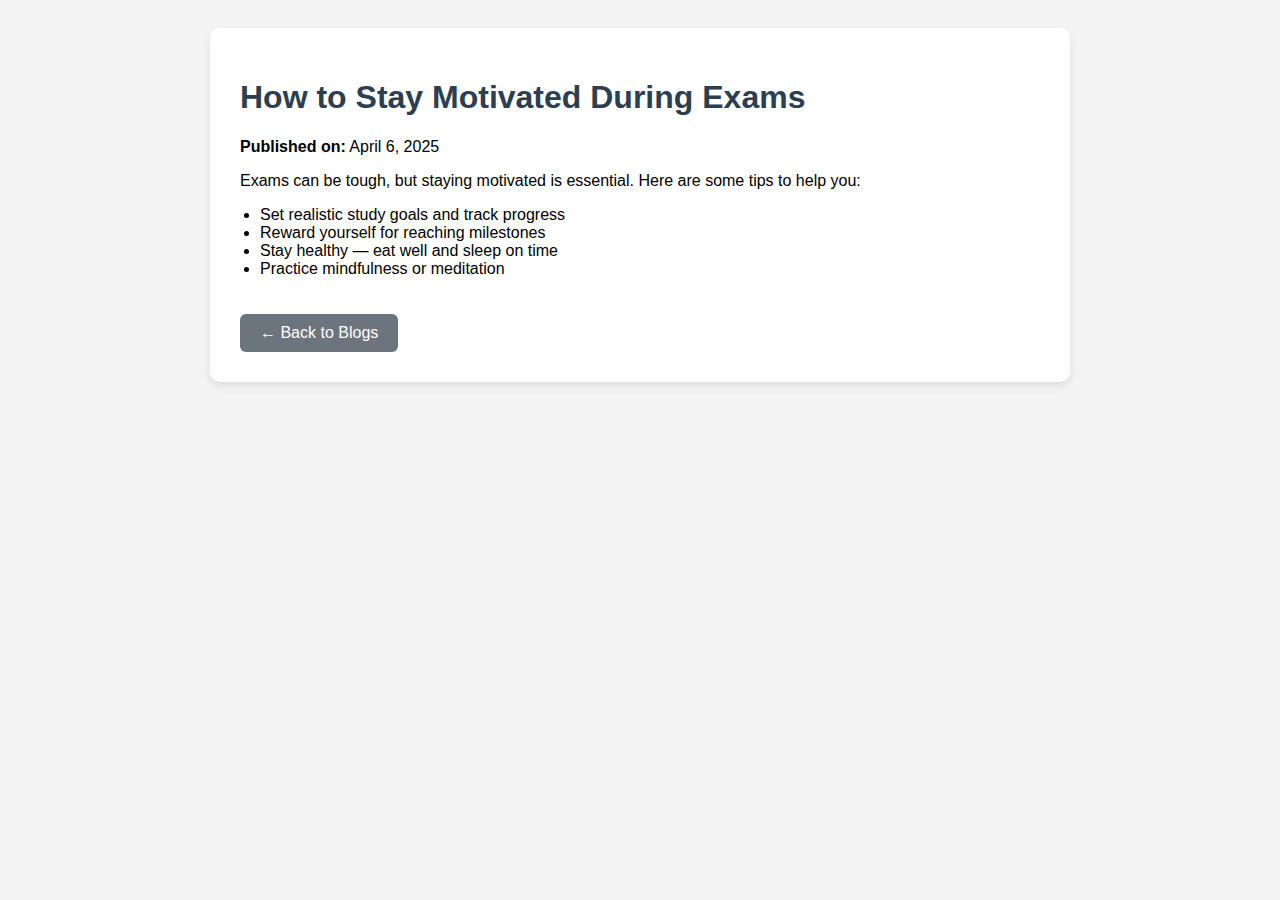
<file: assets/blog1.html>
<!DOCTYPE html>
<html lang="en">
<head>
  <meta charset="UTF-8">
  <meta name="viewport" content="width=device-width, initial-scale=1.0">
  <title>How to Stay Motivated During Exams</title>
  <style>
    body {
      font-family: Arial, sans-serif;
      background: #f4f4f4;
      padding: 20px;
    }

    .container {
      max-width: 800px;
      margin: auto;
      background: white;
      padding: 30px;
      border-radius: 10px;
      box-shadow: 0 4px 10px rgba(0,0,0,0.1);
    }

    h1 {
      color: #2c3e50;
    }

    ul {
      padding-left: 20px;
    }

    .back-btn {
      display: inline-block;
      margin-top: 20px;
      background: #6c757d;
      color: white;
      padding: 10px 20px;
      text-decoration: none;
      border-radius: 6px;
    }

    .back-btn:hover {
      background: #5a6268;
    }
  </style>
</head>
<body>
  <div class="container">
    <h1>How to Stay Motivated During Exams</h1>
    <p><strong>Published on:</strong> April 6, 2025</p>

    <p>Exams can be tough, but staying motivated is essential. Here are some tips to help you:</p>
    <ul>
      <li>Set realistic study goals and track progress</li>
      <li>Reward yourself for reaching milestones</li>
      <li>Stay healthy — eat well and sleep on time</li>
      <li>Practice mindfulness or meditation</li>
    </ul>

    <a class="back-btn" href="blogs.html">← Back to Blogs</a>
  </div>
</body>
</html>
</file>
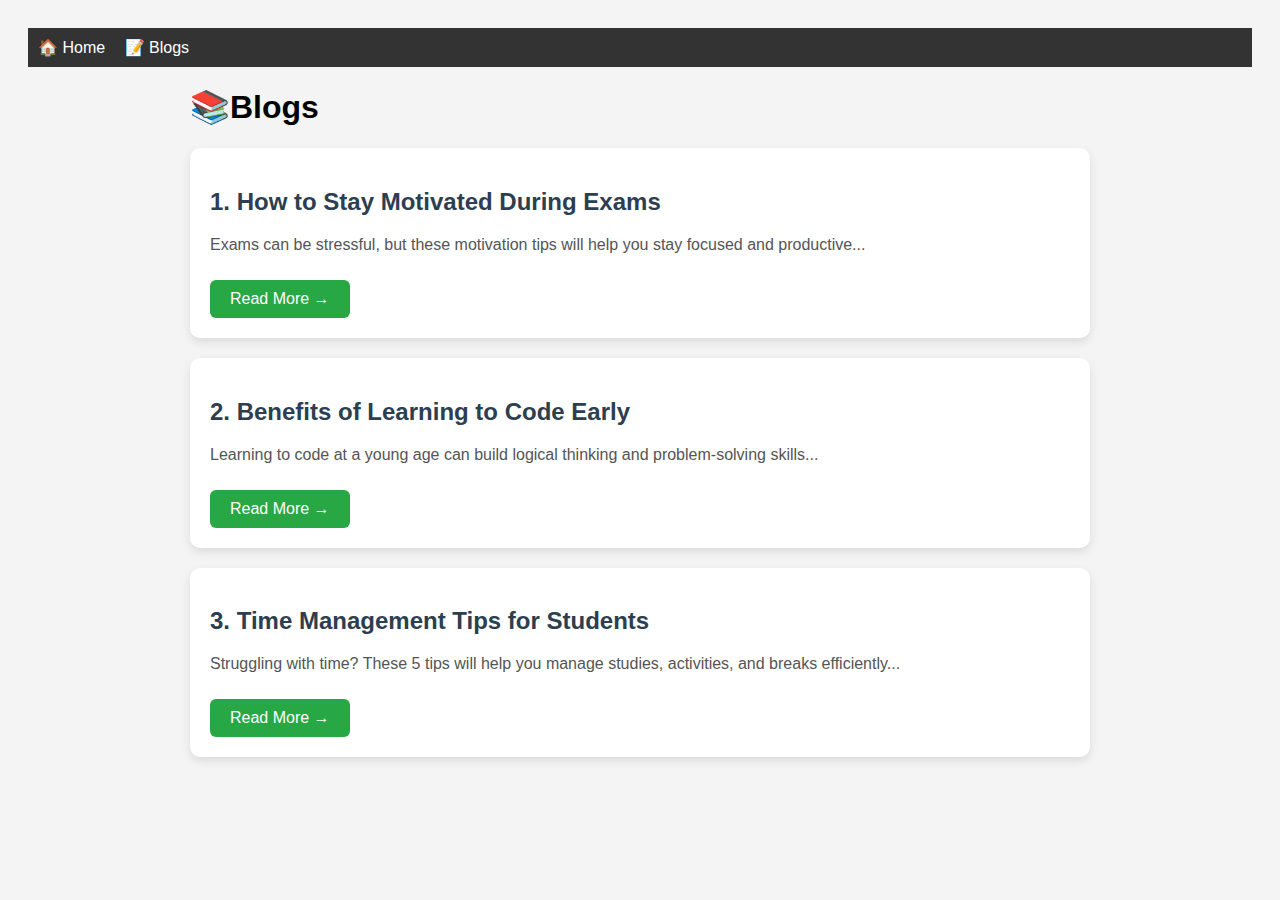
<file: assets/blogs.html>
<!DOCTYPE html>
<html lang="en">
<head>
  <meta charset="UTF-8" />
  <meta name="viewport" content="width=device-width, initial-scale=1.0"/>
  <title>Blogs - ReeshEdTech</title>
  <style>
    body {
      font-family: Arial, sans-serif;
      background: #f4f4f4;
      padding: 20px;
    }

    .container {
      max-width: 900px;
      margin: auto;
    }

    .blog-card {
      background: white;
      padding: 20px;
      margin-bottom: 20px;
      border-radius: 10px;
      box-shadow: 0 4px 10px rgba(0,0,0,0.1);
    }

    .blog-card h2 {
      color: #2c3e50;
    }

    .blog-card p {
      color: #555;
    }

    .read-more {
      background-color: #28a745;
      color: white;
      padding: 10px 20px;
      text-decoration: none;
      border-radius: 6px;
      display: inline-block;
      margin-top: 10px;
    }

    .read-more:hover {
      background-color: #218838;
    }
  </style>
</head>
<body>
    <nav style="background: #333; padding: 10px;">
        <a href="/index.html" style="color: white; margin-right: 15px; text-decoration: none;">🏠 Home</a>
        <a href="/assets/blogs.html" style="color: white; text-decoration: none;">📝 Blogs</a>
      </nav>
  <div class="container">
    <h1>📚Blogs</h1>

    <div class="blog-card">
      <h2>1. How to Stay Motivated During Exams</h2>
      <p>Exams can be stressful, but these motivation tips will help you stay focused and productive...</p>
      <a class="read-more" href="blog1.html">Read More →</a>
    </div>

    <div class="blog-card">
      <h2>2. Benefits of Learning to Code Early</h2>
      <p>Learning to code at a young age can build logical thinking and problem-solving skills...</p>
      <a class="read-more" href="blog2.html">Read More →</a>
    </div>

    <div class="blog-card">
      <h2>3. Time Management Tips for Students</h2>
      <p>Struggling with time? These 5 tips will help you manage studies, activities, and breaks efficiently...</p>
      <a class="read-more" href="blog3.html">Read More →</a>
    </div>
   
  </div>
</body>
</html>
</file>
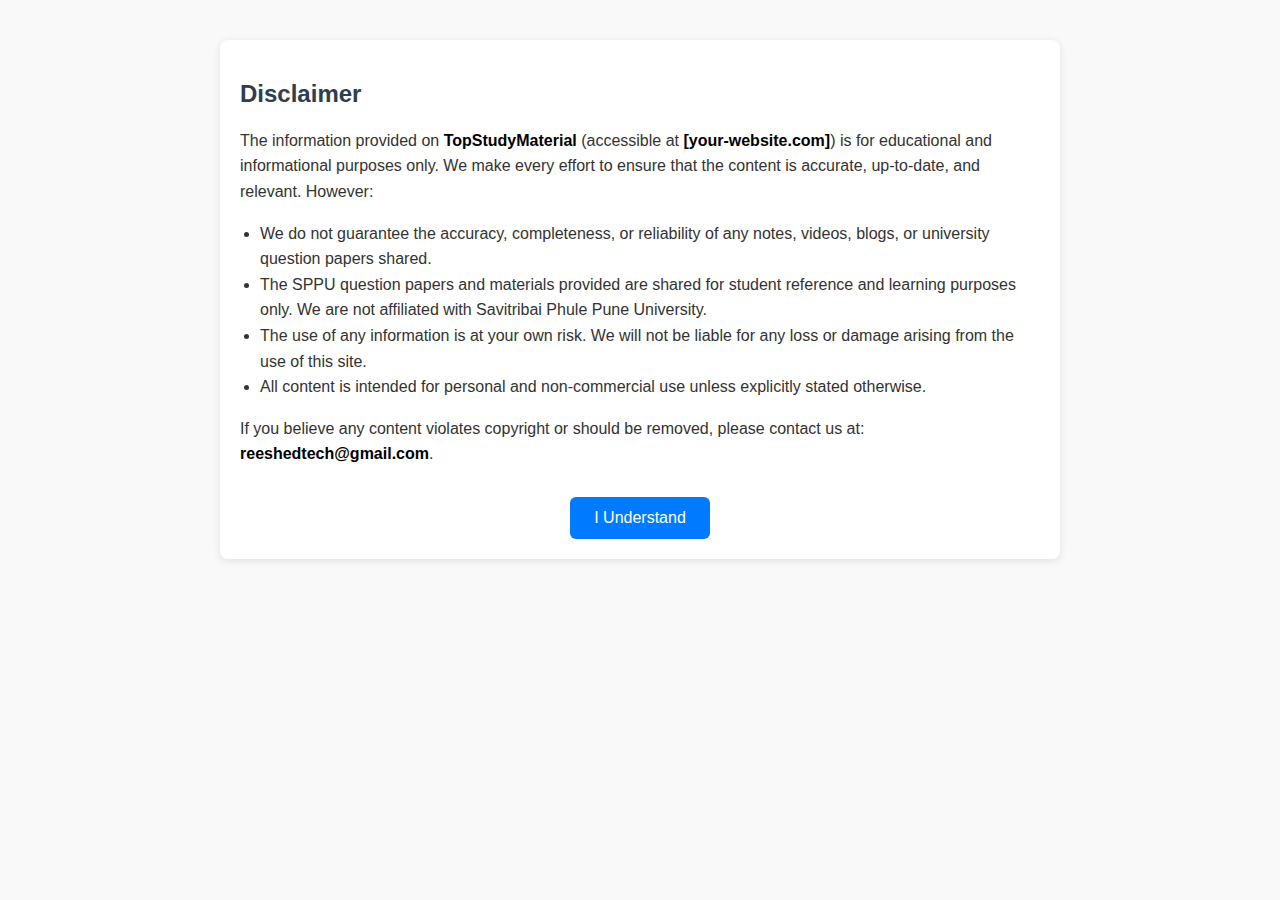
<file: assets/disclaimer.html>
<!DOCTYPE html>
<html lang="en">
<head>
  <meta charset="UTF-8" />
  <meta name="viewport" content="width=device-width, initial-scale=1.0"/>
  <title>Disclaimer - TopStudyMaterial</title>
  <style>
    body {
      font-family: Arial, sans-serif;
      margin: 40px;
      background-color: #f9f9f9;
      color: #333;
    }
    h2 {
      color: #2c3e50;
    }
    p, ul {
      line-height: 1.6;
    }
    ul {
      padding-left: 20px;
    }
    strong {
      color: #000;
    }
    .container {
      max-width: 800px;
      margin: auto;
      padding: 20px;
      background: #fff;
      border-radius: 8px;
      box-shadow: 0 2px 8px rgba(0, 0, 0, 0.1);
    }
    .button-wrapper {
      text-align: center;
      margin-top: 30px;
    }
    .back-btn {
      padding: 12px 24px;
      background-color: #007bff;
      color: white;
      border: none;
      border-radius: 6px;
      cursor: pointer;
      font-size: 16px;
    }
    .back-btn:hover {
      background-color: #0056b3;
    }
  </style>
</head>
<body>
  <div class="container">
    <h2>Disclaimer</h2>
    <p>
      The information provided on <strong>TopStudyMaterial</strong> (accessible at <strong>[your-website.com]</strong>) is for educational and informational purposes only. We make every effort to ensure that the content is accurate, up-to-date, and relevant. However:
    </p>

    <ul>
      <li>We do not guarantee the accuracy, completeness, or reliability of any notes, videos, blogs, or university question papers shared.</li>
      <li>The SPPU question papers and materials provided are shared for student reference and learning purposes only. We are not affiliated with Savitribai Phule Pune University.</li>
      <li>The use of any information is at your own risk. We will not be liable for any loss or damage arising from the use of this site.</li>
      <li>All content is intended for personal and non-commercial use unless explicitly stated otherwise.</li>
    </ul>

    <p>
      If you believe any content violates copyright or should be removed, please contact us at: <strong>reeshedtech@gmail.com</strong>.
    </p>

    <div class="button-wrapper">
      <button class="back-btn" onclick="goBack()">I Understand</button>
    </div>
  </div>

  <script>
    function goBack() {
      alert("Thanks for reading the disclaimer.");
      window.history.back(); // or use window.location.href = 'index.html';
    }
  </script>
</body>
</html>
</file>
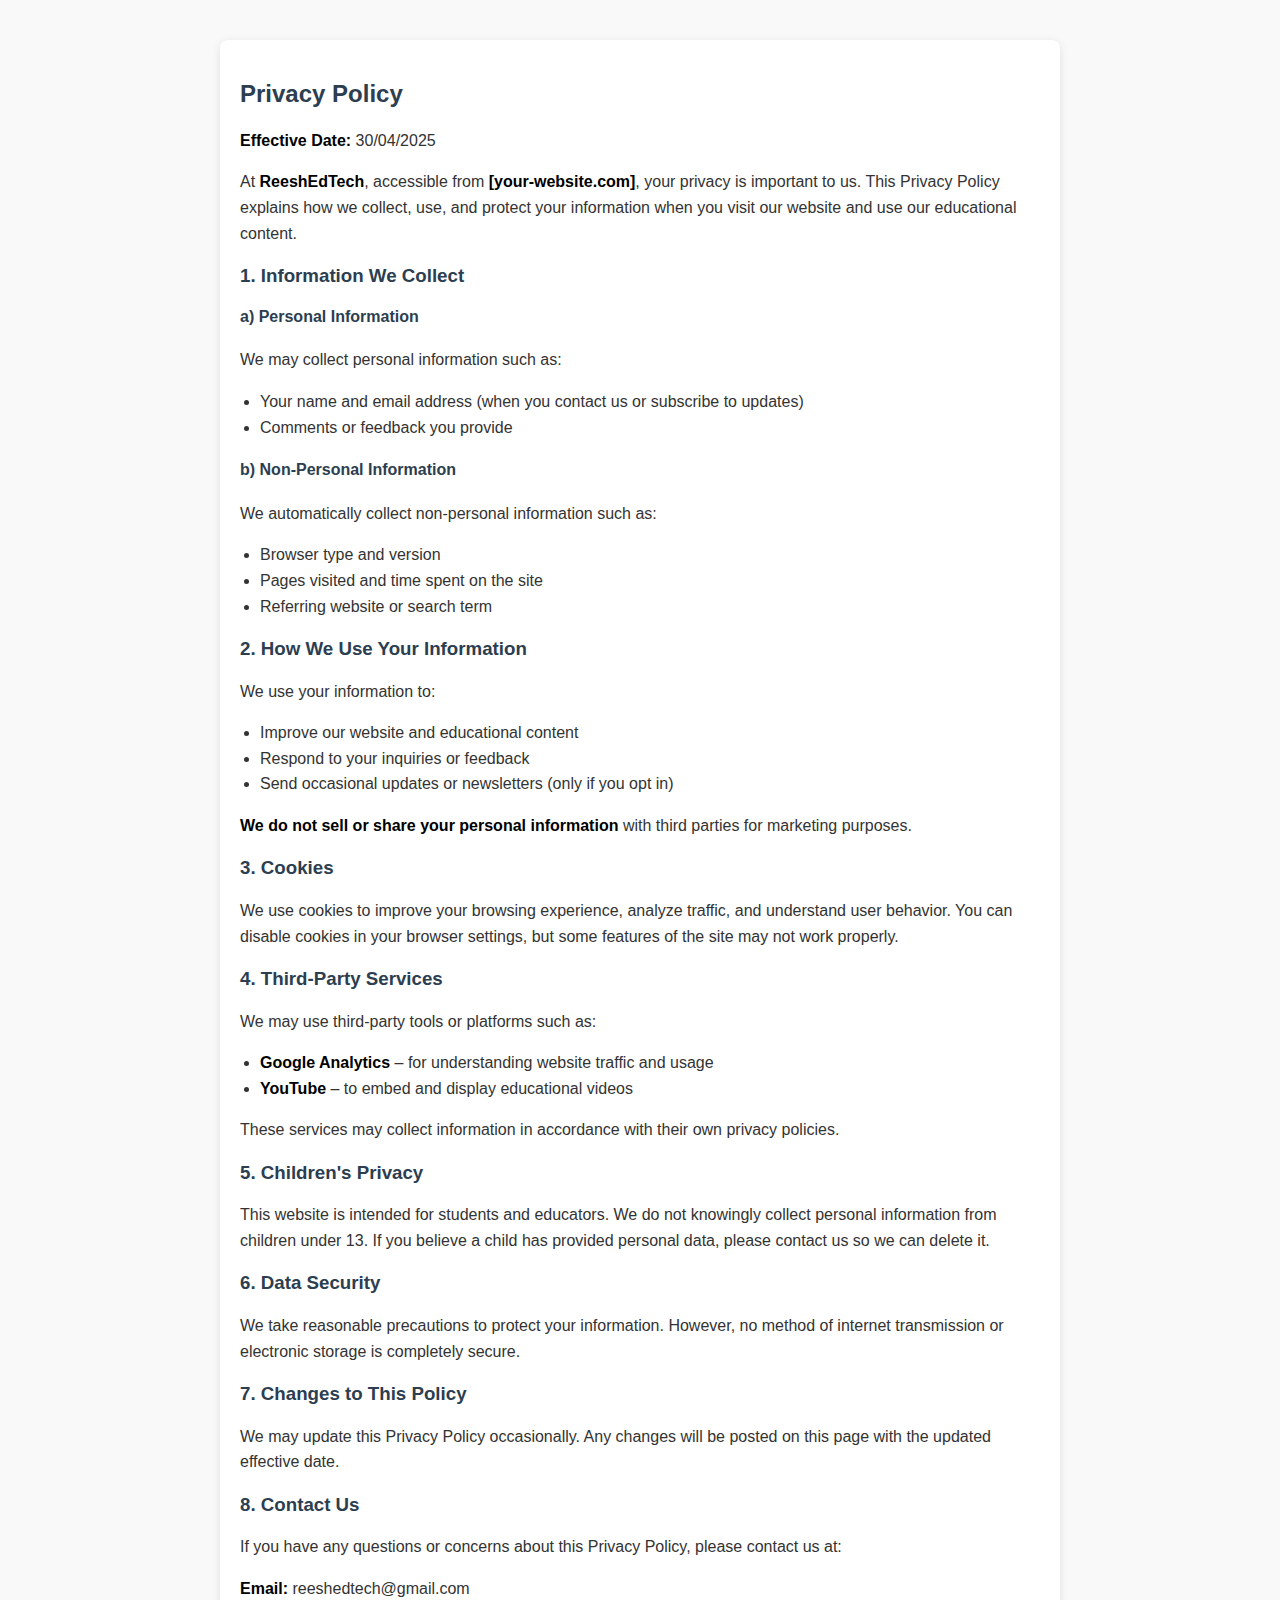
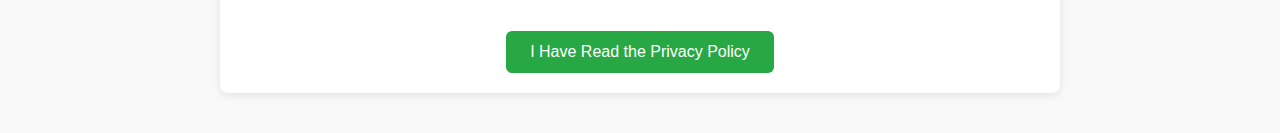
<file: assets/privacy.html>
<!DOCTYPE html>
<html lang="en">
<head>
  <meta charset="UTF-8" />
  <meta name="viewport" content="width=device-width, initial-scale=1.0" />
  <title>Privacy Policy - ReeshEdTech</title>
  <style>
    body {
      font-family: Arial, sans-serif;
      margin: 40px;
      background-color: #f9f9f9;
      color: #333;
    }
    h2, h3, h4 {
      color: #2c3e50;
    }
    p, ul {
      line-height: 1.6;
    }
    ul {
      padding-left: 20px;
    }
    strong {
      color: #000;
    }
    .container {
      max-width: 800px;
      margin: auto;
      padding: 20px;
      background: #fff;
      border-radius: 8px;
      box-shadow: 0 2px 8px rgba(0, 0, 0, 0.1);
    }
    .button-wrapper {
      text-align: center;
      margin-top: 30px;
    }
    .acknowledge-btn {
      padding: 12px 24px;
      background-color: #28a745; /* Green */
      color: white;
      border: none;
      border-radius: 6px;
      cursor: pointer;
      font-size: 16px;
    }
    .acknowledge-btn:hover {
      background-color: #218838;
    }
    .confirmation {
      margin-top: 20px;
      text-align: center;
      font-weight: bold;
      color: green;
    }
  </style>
</head>
<body>
  <div class="container">
    <!-- (Privacy policy content here, unchanged) -->
    <h2>Privacy Policy</h2>
    <p><strong>Effective Date:</strong> 30/04/2025</p>
    <p>
      At <strong>ReeshEdTech</strong>, accessible from <strong>[your-website.com]</strong>, your privacy is important to us. This Privacy Policy explains how we collect, use, and protect your information when you visit our website and use our educational content.
    </p>

    <h3>1. Information We Collect</h3>

    <h4>a) Personal Information</h4>
    <p>We may collect personal information such as:</p>
    <ul>
      <li>Your name and email address (when you contact us or subscribe to updates)</li>
      <li>Comments or feedback you provide</li>
    </ul>

    <h4>b) Non-Personal Information</h4>
    <p>We automatically collect non-personal information such as:</p>
    <ul>
      <li>Browser type and version</li>
      <li>Pages visited and time spent on the site</li>
      <li>Referring website or search term</li>
    </ul>

    <h3>2. How We Use Your Information</h3>
    <p>We use your information to:</p>
    <ul>
      <li>Improve our website and educational content</li>
      <li>Respond to your inquiries or feedback</li>
      <li>Send occasional updates or newsletters (only if you opt in)</li>
    </ul>
    <p><strong>We do not sell or share your personal information</strong> with third parties for marketing purposes.</p>

    <h3>3. Cookies</h3>
    <p>
      We use cookies to improve your browsing experience, analyze traffic, and understand user behavior.
      You can disable cookies in your browser settings, but some features of the site may not work properly.
    </p>

    <h3>4. Third-Party Services</h3>
    <p>We may use third-party tools or platforms such as:</p>
    <ul>
      <li><strong>Google Analytics</strong> – for understanding website traffic and usage</li>
      <li><strong>YouTube</strong> – to embed and display educational videos</li>
    </ul>
    <p>These services may collect information in accordance with their own privacy policies.</p>

    <h3>5. Children's Privacy</h3>
    <p>
      This website is intended for students and educators. We do not knowingly collect personal information from children under 13.
      If you believe a child has provided personal data, please contact us so we can delete it.
    </p>

    <h3>6. Data Security</h3>
    <p>
      We take reasonable precautions to protect your information. However, no method of internet transmission or electronic storage is completely secure.
    </p>

    <h3>7. Changes to This Policy</h3>
    <p>
      We may update this Privacy Policy occasionally. Any changes will be posted on this page with the updated effective date.
    </p>

    <h3>8. Contact Us</h3>
    <p>
      If you have any questions or concerns about this Privacy Policy, please contact us at:
    </p>
    <p><strong>Email:</strong> reeshedtech@gmail.com</p>
   
    <div class="button-wrapper">
        <button class="acknowledge-btn" onclick="goBack()">I Have Read the Privacy Policy</button>
      </div>
  </div>

  <script>
    function goBack() {
      alert("Thank you! Redirecting you back.");
      window.history.back(); // Goes to the previous page in browser history
    }
  </script>
</body>
</html>
</file>
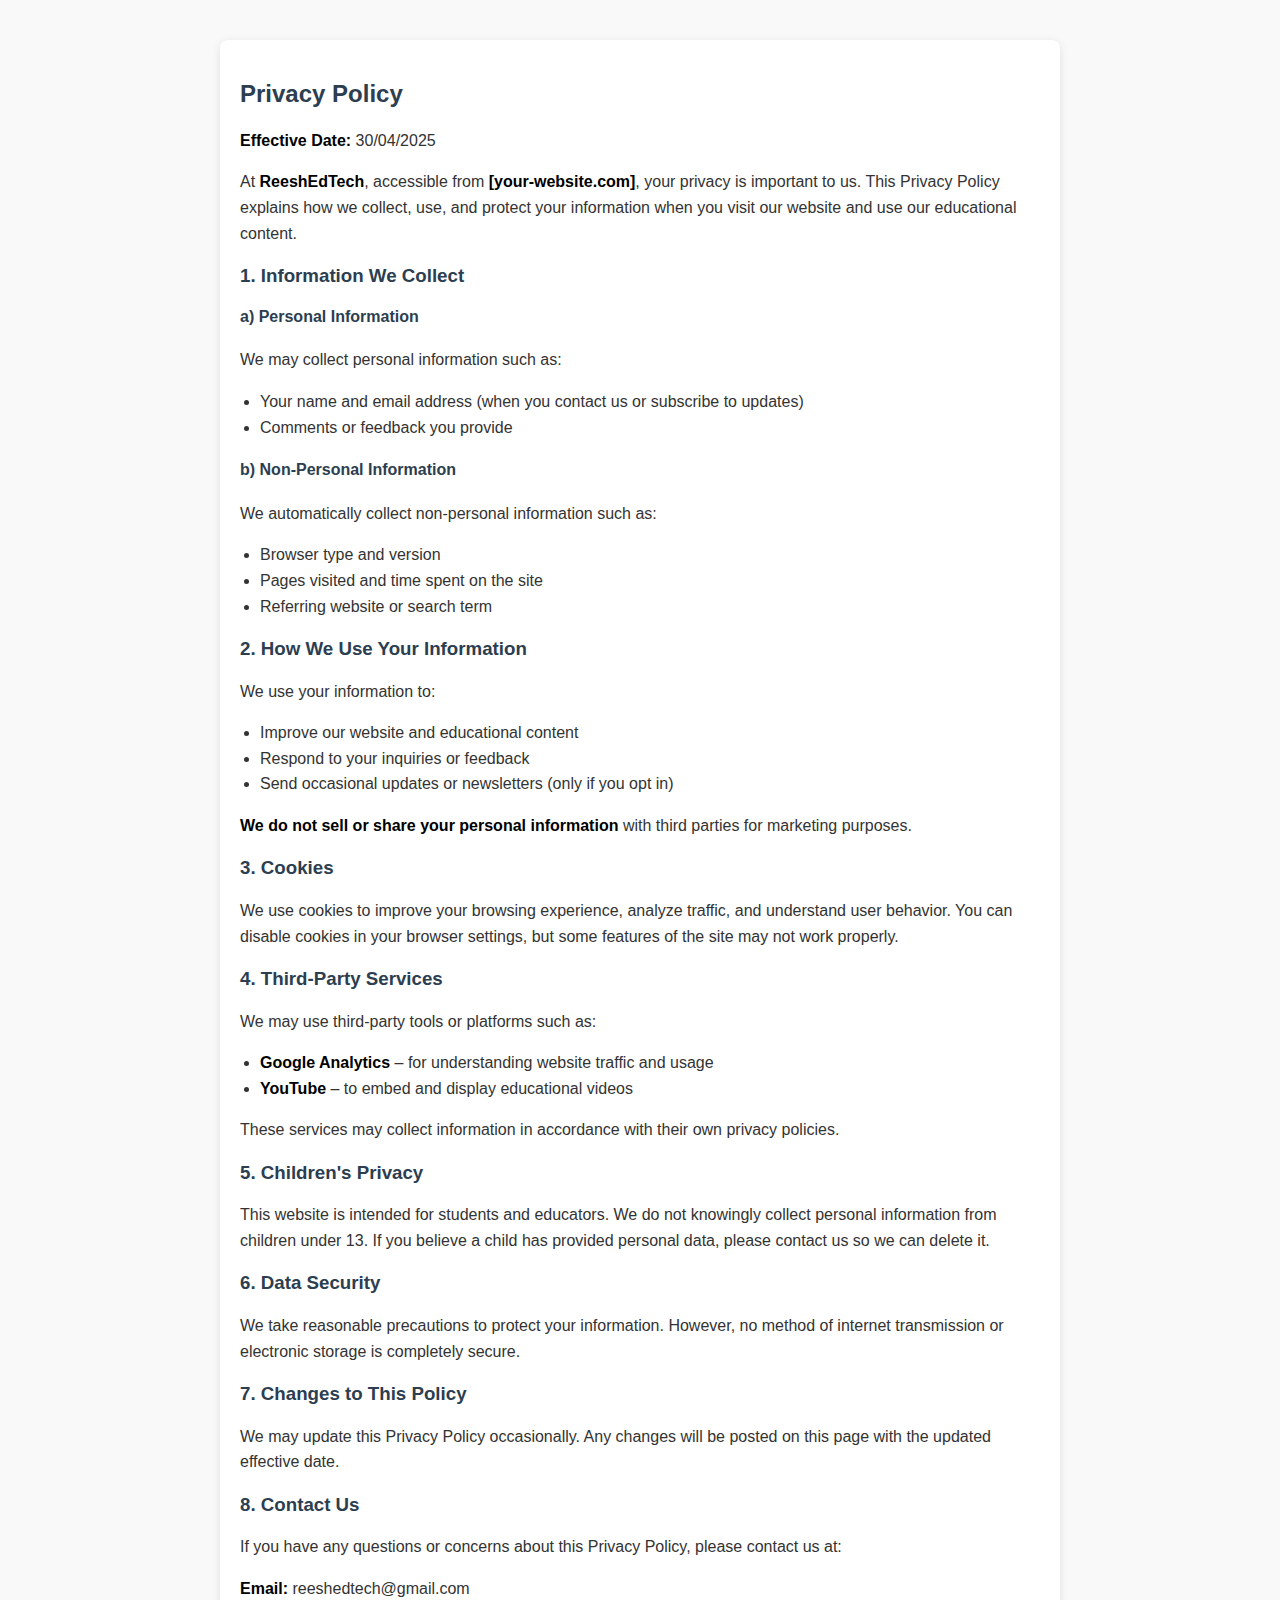
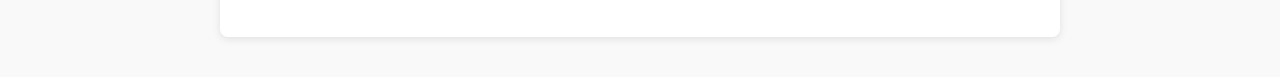
<file: assets/privacypolicy.html>
<!DOCTYPE html>
<html lang="en">
<head>
  <meta charset="UTF-8" />
  <meta name="viewport" content="width=device-width, initial-scale=1.0" />
  <title>Privacy Policy - ReeshEdTech</title>
  <style>
    body {
      font-family: Arial, sans-serif;
      margin: 40px;
      background-color: #f9f9f9;
      color: #333;
    }
    h2, h3, h4 {
      color: #2c3e50;
    }
    p, ul {
      line-height: 1.6;
    }
    ul {
      padding-left: 20px;
    }
    strong {
      color: #000;
    }
    .container {
      max-width: 800px;
      margin: auto;
      padding: 20px;
      background: #fff;
      border-radius: 8px;
      box-shadow: 0 2px 8px rgba(0, 0, 0, 0.1);
    }
  </style>
</head>
<body>
  <div class="container">
    <h2>Privacy Policy</h2>
    <p><strong>Effective Date:</strong> 30/04/2025</p>
    <p>
      At <strong>ReeshEdTech</strong>, accessible from <strong>[your-website.com]</strong>, your privacy is important to us. This Privacy Policy explains how we collect, use, and protect your information when you visit our website and use our educational content.
    </p>

    <h3>1. Information We Collect</h3>

    <h4>a) Personal Information</h4>
    <p>We may collect personal information such as:</p>
    <ul>
      <li>Your name and email address (when you contact us or subscribe to updates)</li>
      <li>Comments or feedback you provide</li>
    </ul>

    <h4>b) Non-Personal Information</h4>
    <p>We automatically collect non-personal information such as:</p>
    <ul>
      <li>Browser type and version</li>
      <li>Pages visited and time spent on the site</li>
      <li>Referring website or search term</li>
    </ul>

    <h3>2. How We Use Your Information</h3>
    <p>We use your information to:</p>
    <ul>
      <li>Improve our website and educational content</li>
      <li>Respond to your inquiries or feedback</li>
      <li>Send occasional updates or newsletters (only if you opt in)</li>
    </ul>
    <p><strong>We do not sell or share your personal information</strong> with third parties for marketing purposes.</p>

    <h3>3. Cookies</h3>
    <p>
      We use cookies to improve your browsing experience, analyze traffic, and understand user behavior.
      You can disable cookies in your browser settings, but some features of the site may not work properly.
    </p>

    <h3>4. Third-Party Services</h3>
    <p>We may use third-party tools or platforms such as:</p>
    <ul>
      <li><strong>Google Analytics</strong> – for understanding website traffic and usage</li>
      <li><strong>YouTube</strong> – to embed and display educational videos</li>
    </ul>
    <p>These services may collect information in accordance with their own privacy policies.</p>

    <h3>5. Children's Privacy</h3>
    <p>
      This website is intended for students and educators. We do not knowingly collect personal information from children under 13.
      If you believe a child has provided personal data, please contact us so we can delete it.
    </p>

    <h3>6. Data Security</h3>
    <p>
      We take reasonable precautions to protect your information. However, no method of internet transmission or electronic storage is completely secure.
    </p>

    <h3>7. Changes to This Policy</h3>
    <p>
      We may update this Privacy Policy occasionally. Any changes will be posted on this page with the updated effective date.
    </p>

    <h3>8. Contact Us</h3>
    <p>
      If you have any questions or concerns about this Privacy Policy, please contact us at:
    </p>
    <p><strong>Email:</strong> reeshedtech@gmail.com</p>
   
  </div>
 

<script>
  function confirmRead() {
    document.getElementById('confirmationMessage').textContent = 'Thank you! Your acknowledgment has been recorded.';
  }
</script>
</body>
</html>
</file>
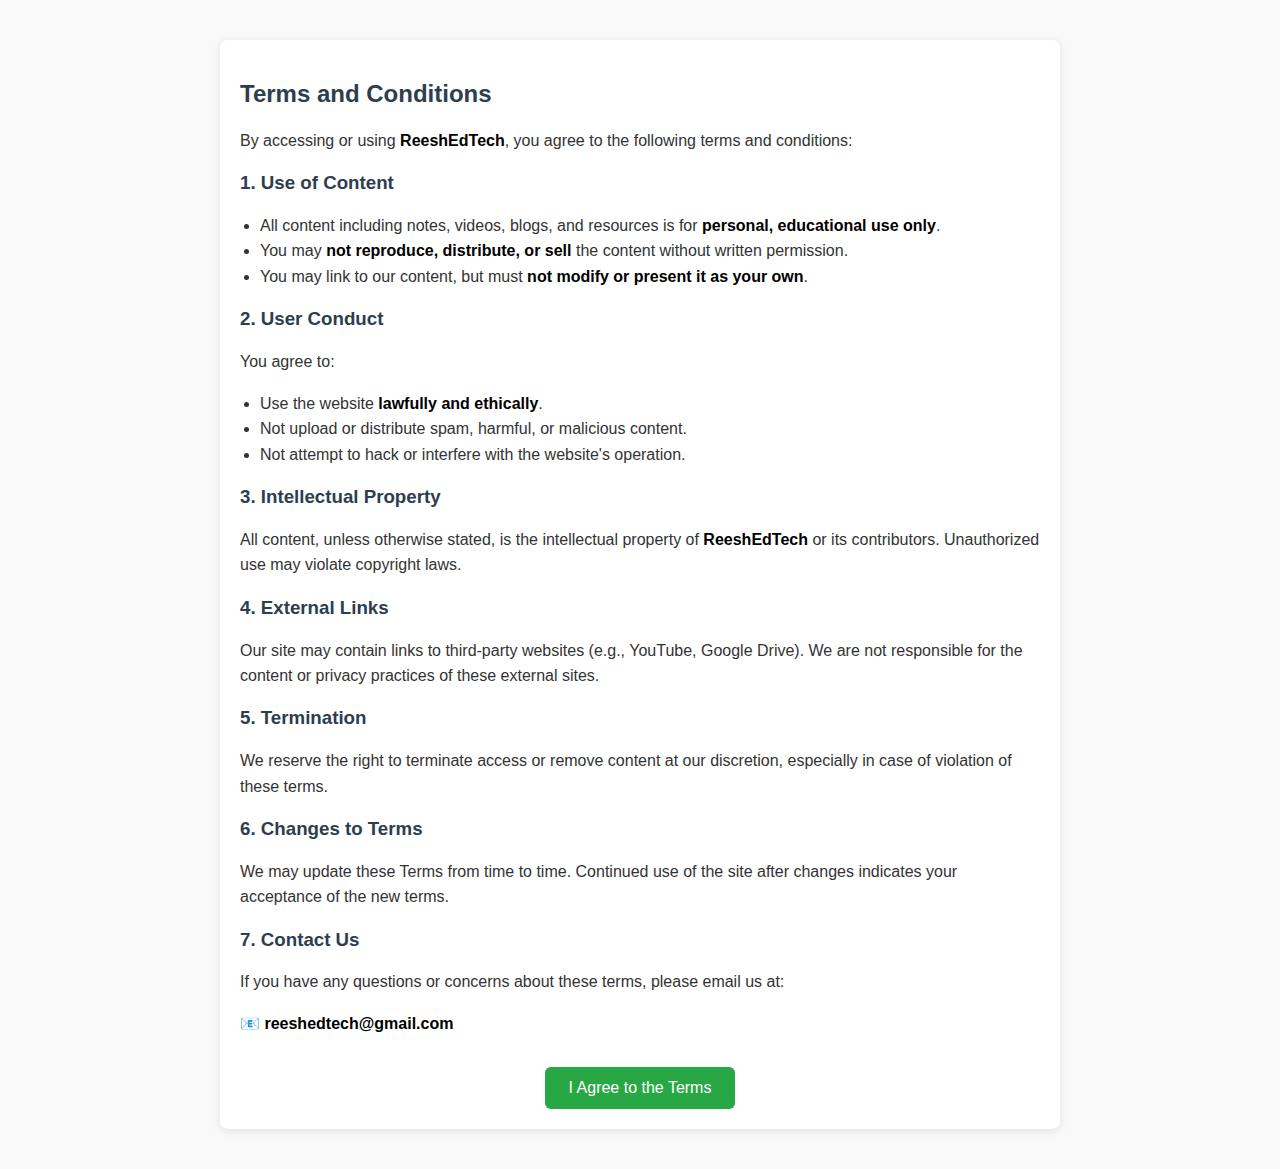
<file: assets/termsandconditions.html>
<!DOCTYPE html>
<html lang="en">
<head>
  <meta charset="UTF-8" />
  <meta name="viewport" content="width=device-width, initial-scale=1.0"/>
  <title>Terms and Conditions - ReeshEdTech</title>
  <style>
    body {
      font-family: Arial, sans-serif;
      margin: 40px;
      background-color: #f9f9f9;
      color: #333;
    }
    h2, h3 {
      color: #2c3e50;
    }
    p, ul {
      line-height: 1.6;
    }
    ul {
      padding-left: 20px;
    }
    strong {
      color: #000;
    }
    .container {
      max-width: 800px;
      margin: auto;
      padding: 20px;
      background: #fff;
      border-radius: 8px;
      box-shadow: 0 2px 8px rgba(0, 0, 0, 0.1);
    }
    .button-wrapper {
      text-align: center;
      margin-top: 30px;
    }
    .agree-btn {
      padding: 12px 24px;
      background-color: #28a745; /* Green */
      color: white;
      border: none;
      border-radius: 6px;
      cursor: pointer;
      font-size: 16px;
    }
    .agree-btn:hover {
      background-color: #218838;
    }
  </style>
</head>
<body>
  <div class="container">
    <h2>Terms and Conditions</h2>
    <p>By accessing or using <strong>ReeshEdTech</strong>, you agree to the following terms and conditions:</p>
       
    <h3>1. Use of Content</h3>
    <ul>
      <li>All content including notes, videos, blogs, and resources is for <strong>personal, educational use only</strong>.</li>
      <li>You may <strong>not reproduce, distribute, or sell</strong> the content without written permission.</li>
      <li>You may link to our content, but must <strong>not modify or present it as your own</strong>.</li>
    </ul>

    <h3>2. User Conduct</h3>
    <p>You agree to:</p>
    <ul>
      <li>Use the website <strong>lawfully and ethically</strong>.</li>
      <li>Not upload or distribute spam, harmful, or malicious content.</li>
      <li>Not attempt to hack or interfere with the website's operation.</li>
    </ul>

    <h3>3. Intellectual Property</h3>
    <p>All content, unless otherwise stated, is the intellectual property of <strong>ReeshEdTech</strong> or its contributors. Unauthorized use may violate copyright laws.</p>

    <h3>4. External Links</h3>
    <p>Our site may contain links to third-party websites (e.g., YouTube, Google Drive). We are not responsible for the content or privacy practices of these external sites.</p>

    <h3>5. Termination</h3>
    <p>We reserve the right to terminate access or remove content at our discretion, especially in case of violation of these terms.</p>

    <h3>6. Changes to Terms</h3>
    <p>We may update these Terms from time to time. Continued use of the site after changes indicates your acceptance of the new terms.</p>

    <h3>7. Contact Us</h3>
    <p>If you have any questions or concerns about these terms, please email us at:</p>
    <p><strong>📧 reeshedtech@gmail.com</strong></p>

    <div class="button-wrapper">
      <button class="agree-btn" onclick="goBack()">I Agree to the Terms</button>
    </div>
  </div>

  <script>
    function goBack() {
      alert("Thanks for accepting the terms.");
      window.history.back(); // Or replace with window.location.href = 'homepage.html';
    }
  </script>
</body>
</html>
</file>
